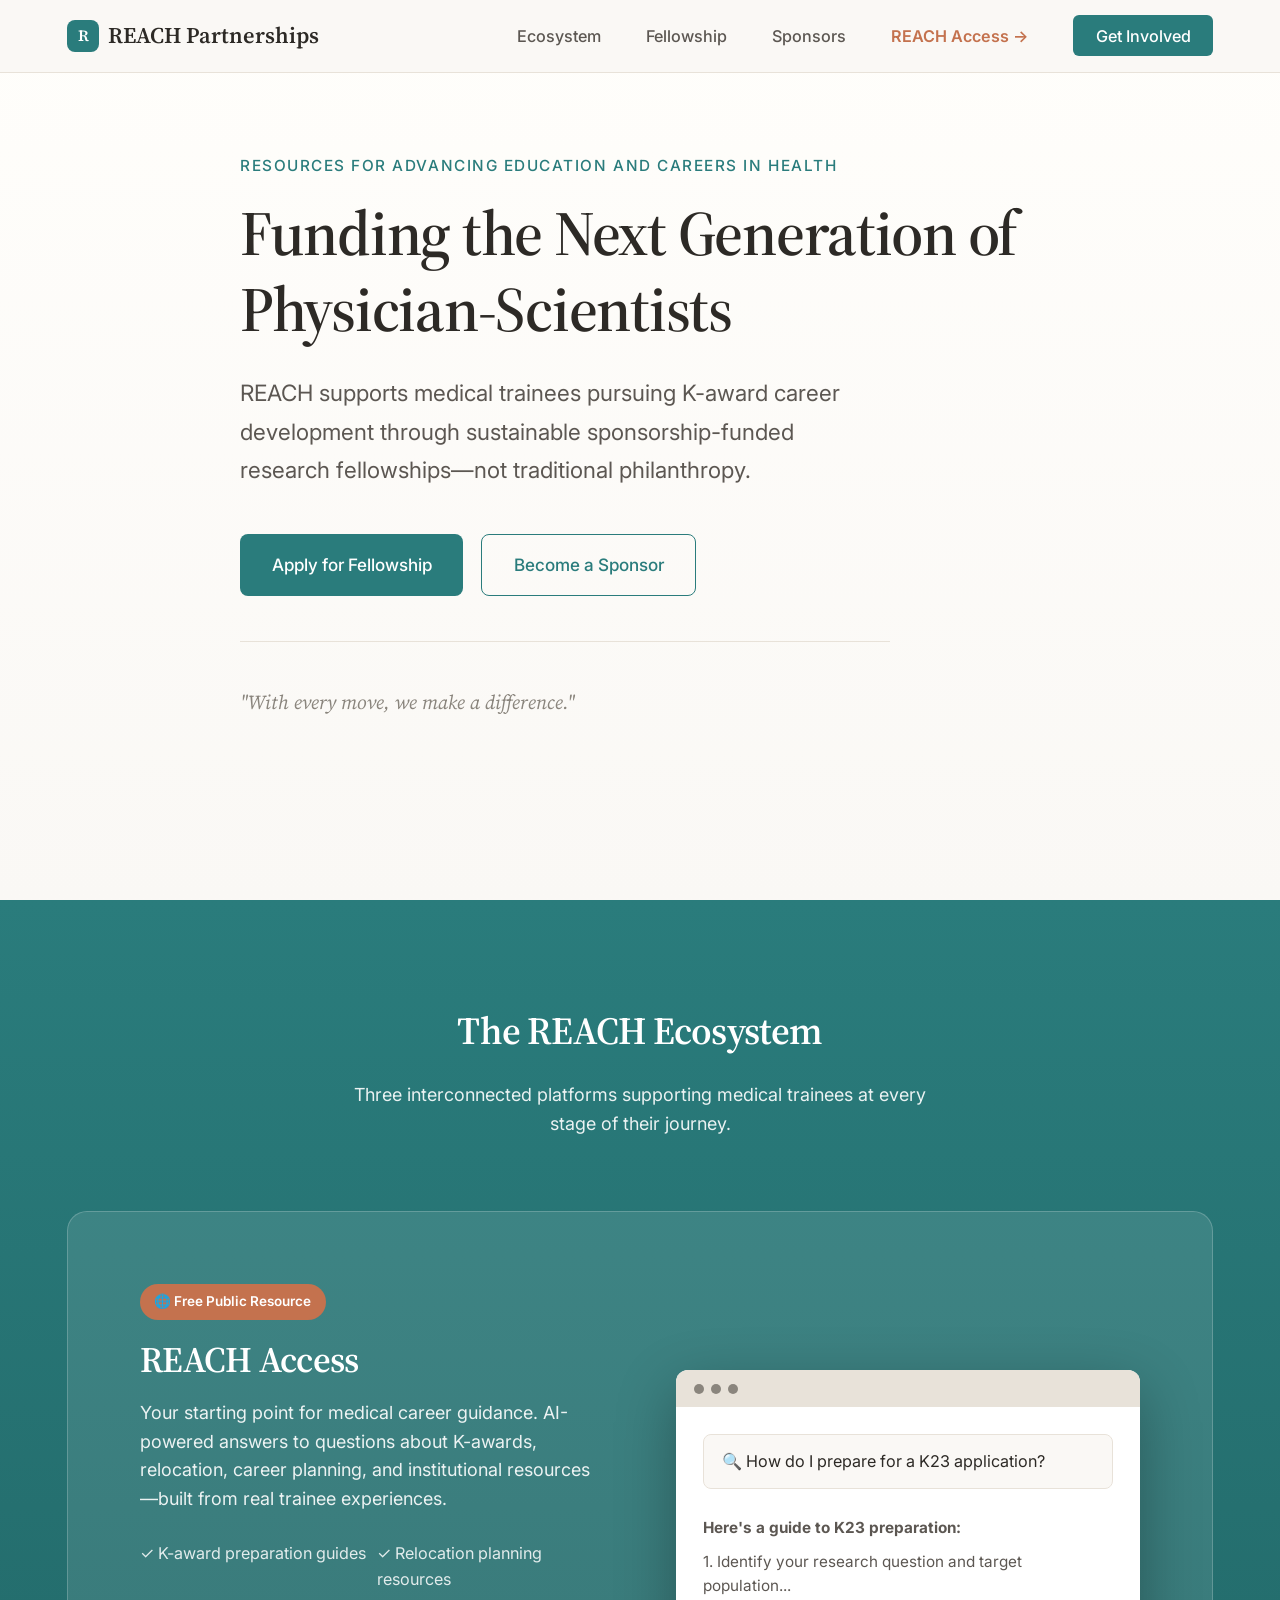
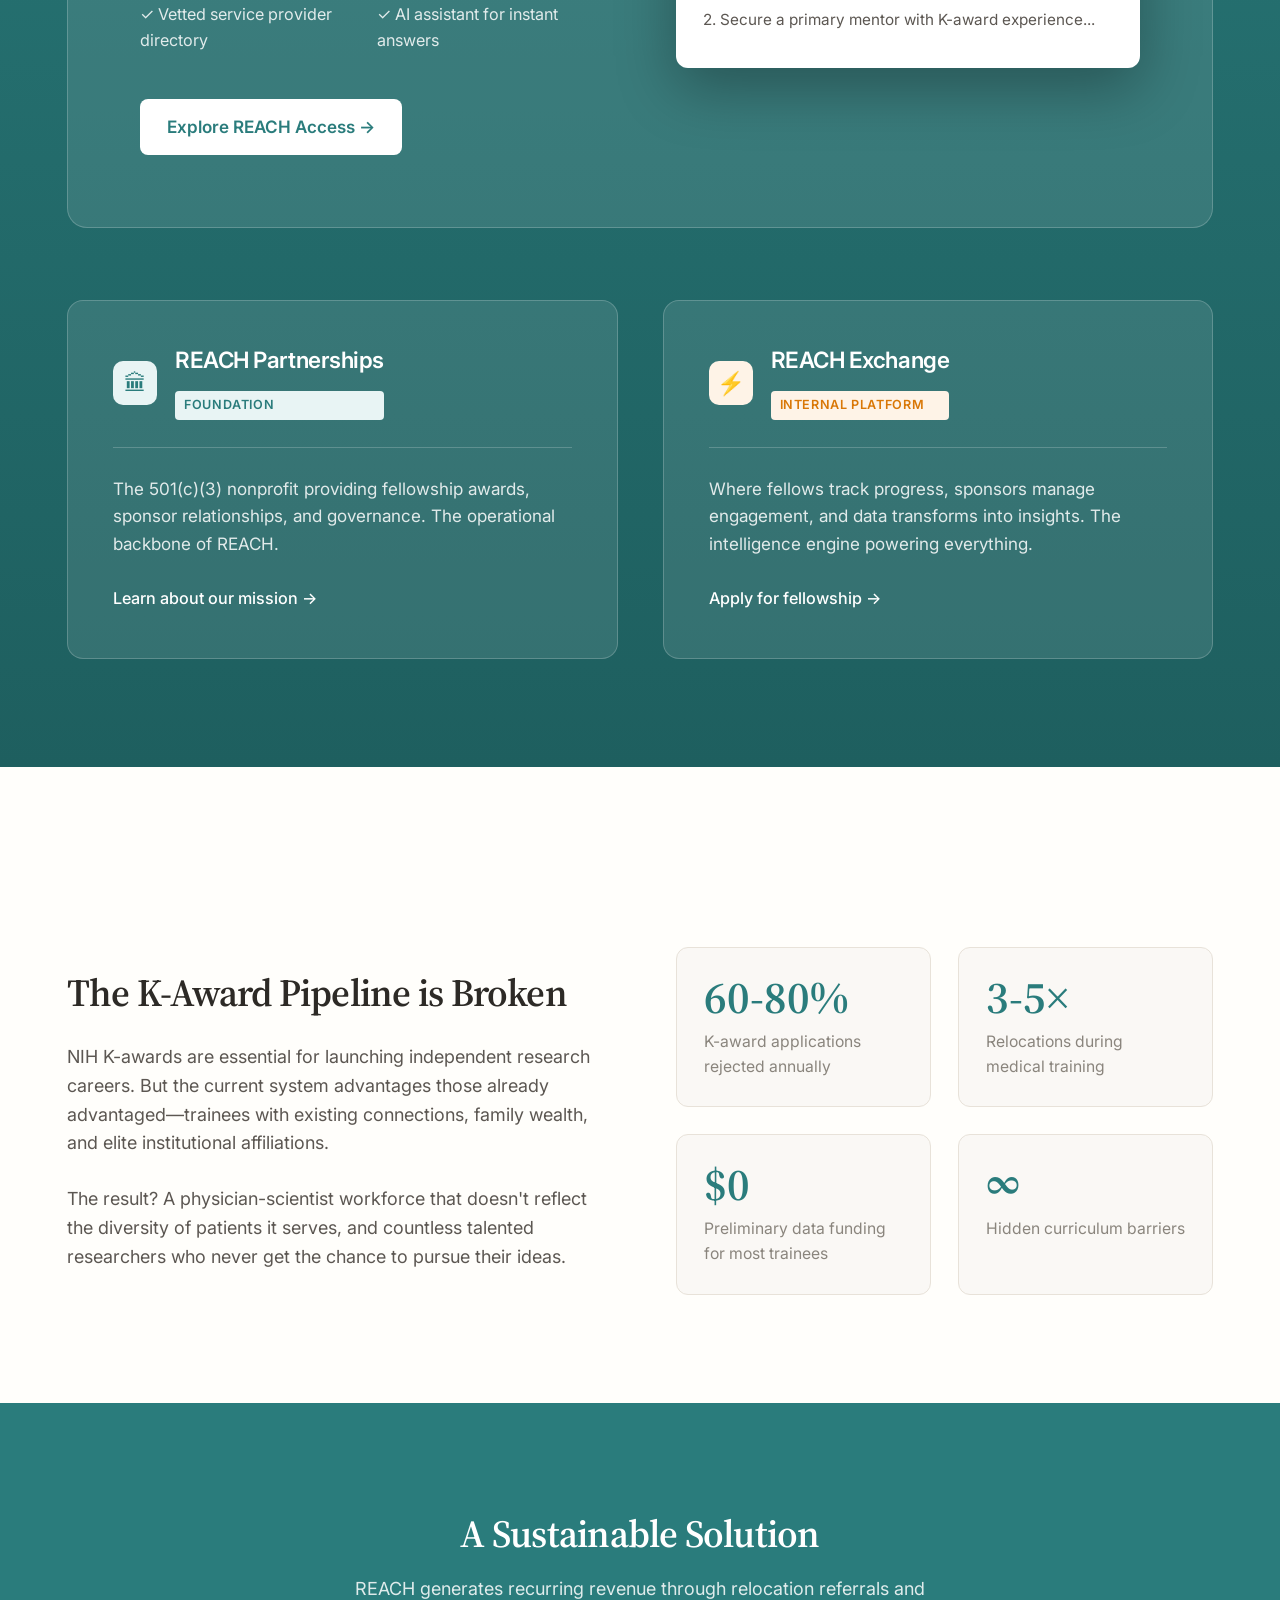
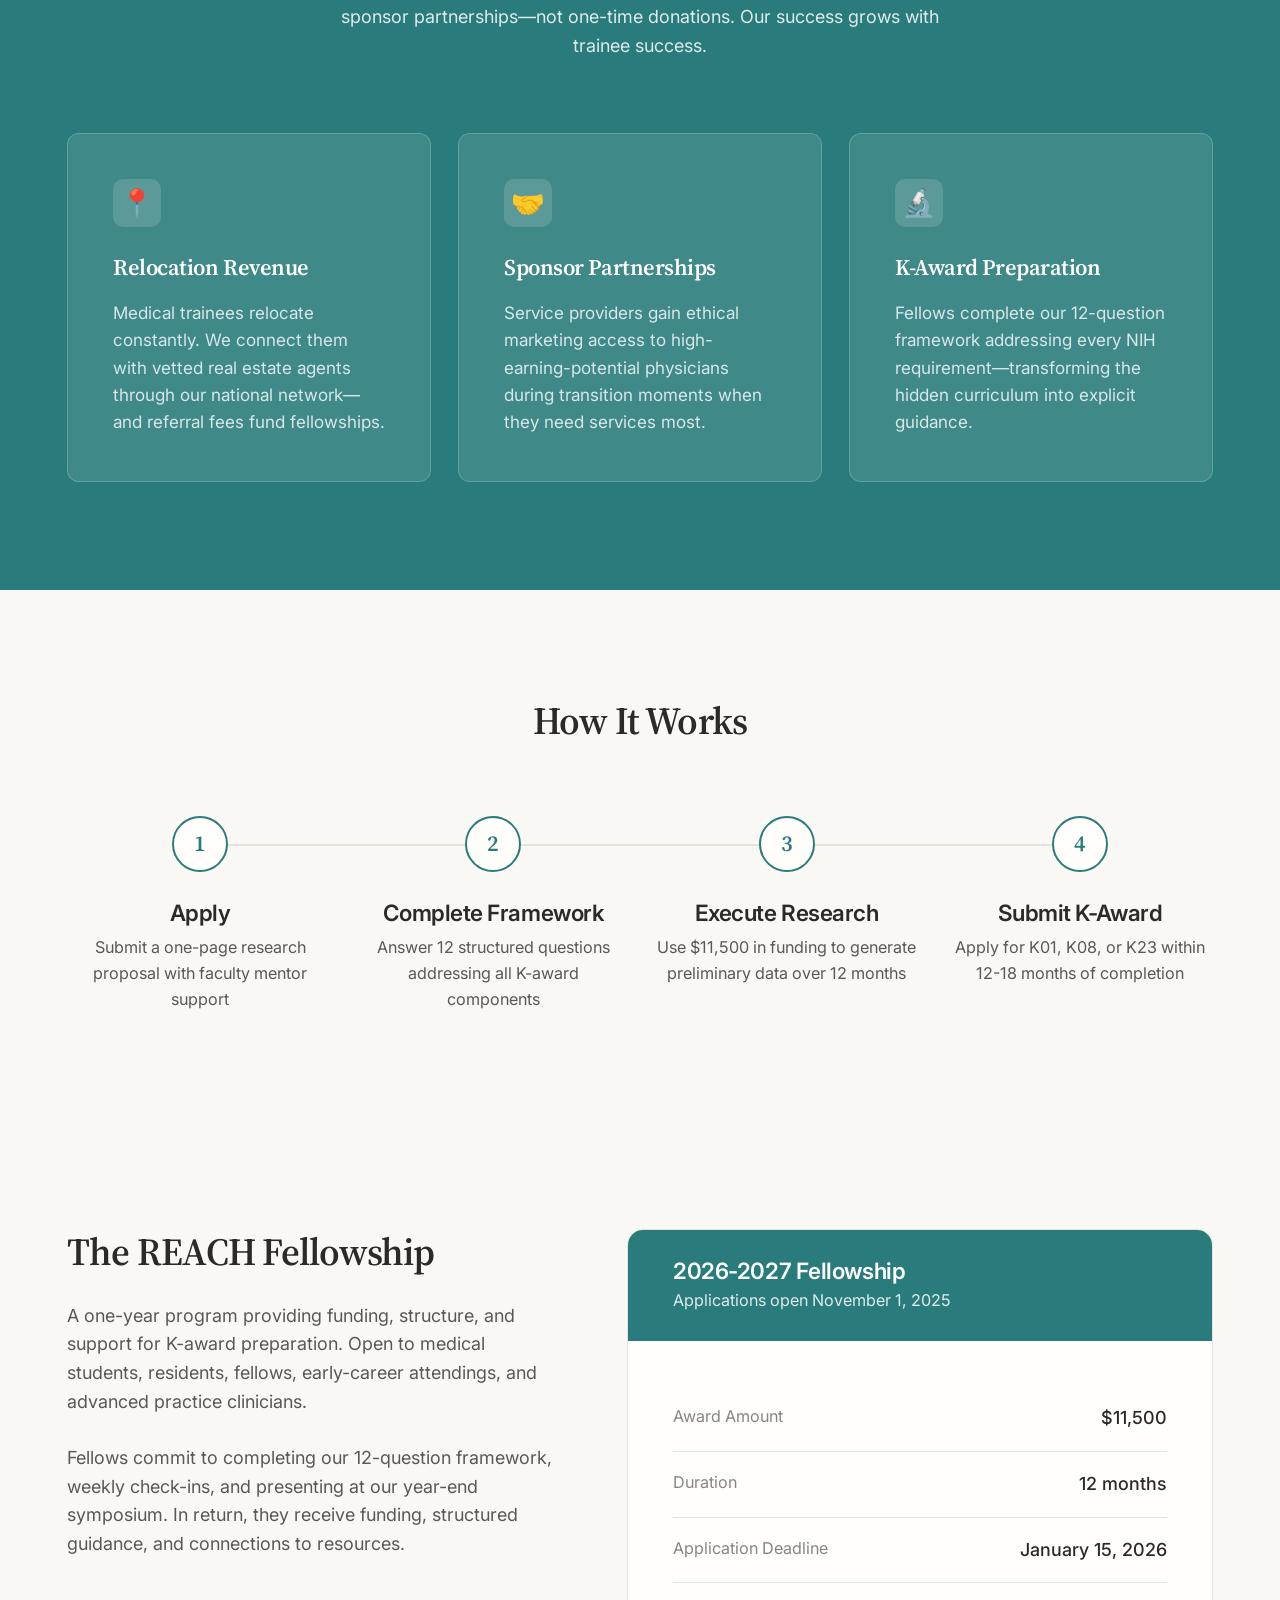
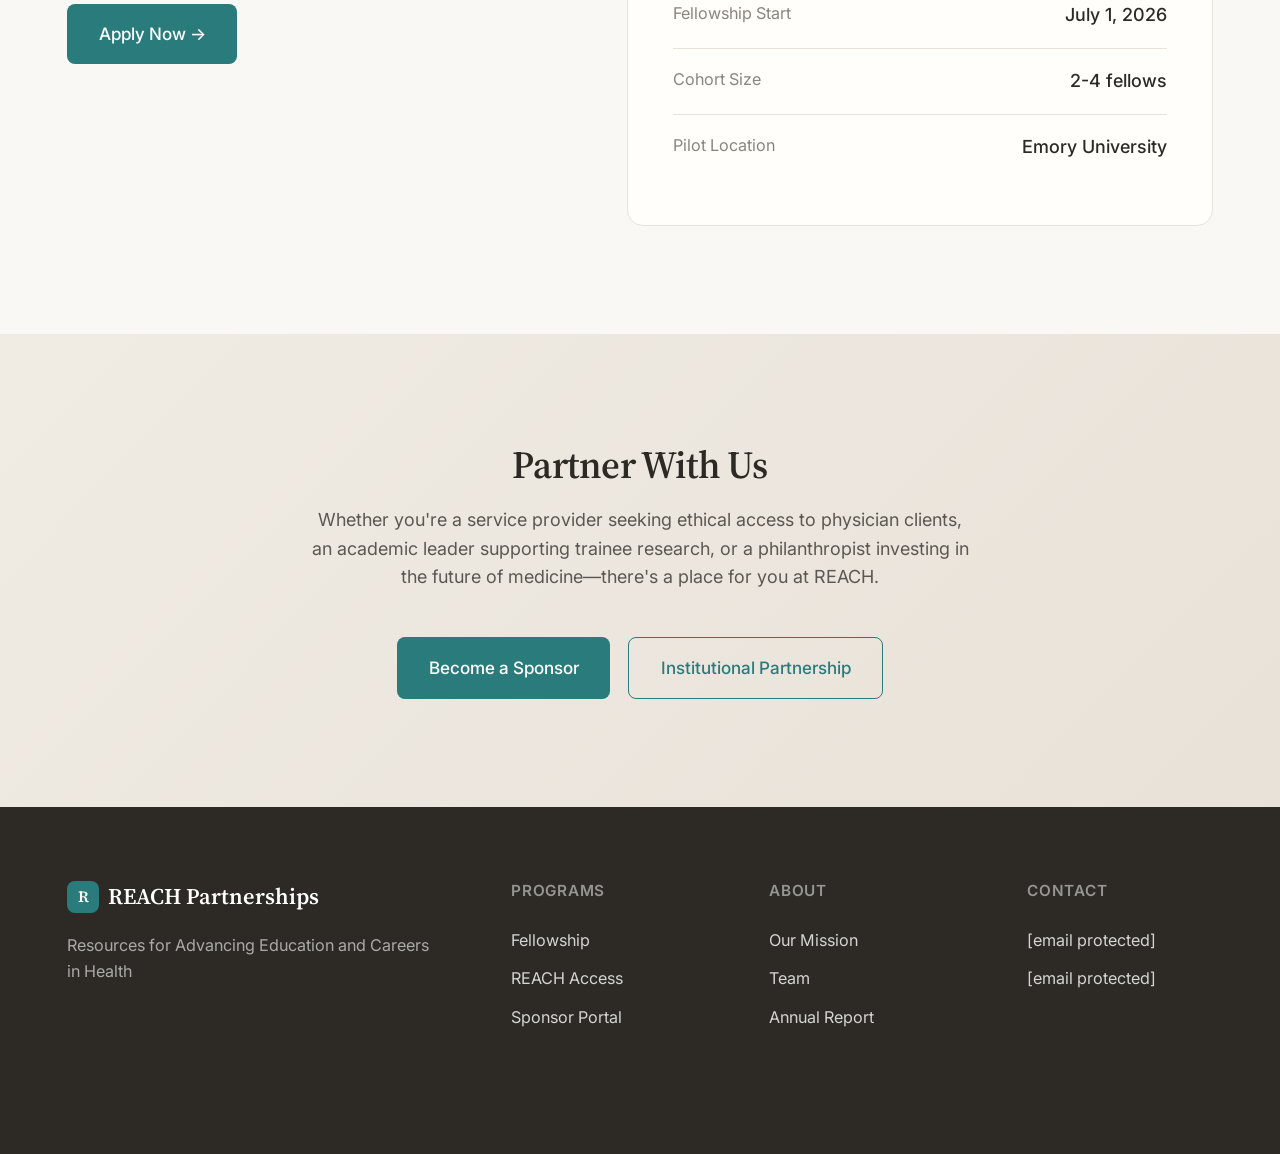
<file: index.html>
<!DOCTYPE html>
<html lang="en">
<head>
    <meta charset="UTF-8">
    <meta name="viewport" content="width=device-width, initial-scale=1.0">
    <title>REACH Partnerships Foundation</title>
    <link rel="preconnect" href="https://fonts.googleapis.com">
    <link rel="preconnect" href="https://fonts.gstatic.com" crossorigin>
    <link href="https://fonts.googleapis.com/css2?family=Source+Serif+4:opsz,wght@8..60,400;8..60,600&family=Inter:wght@400;500;600&display=swap" rel="stylesheet">
    <style>
        :root {
            --color-cream: #FAF8F5;
            --color-warm-white: #FFFEFB;
            --color-sand: #F0EBE3;
            --color-stone: #E8E2D9;
            --color-text: #2D2A26;
            --color-text-secondary: #5C5752;
            --color-text-muted: #8A857D;
            --color-teal: #2A7C7C;
            --color-teal-dark: #1E5F5F;
            --color-teal-light: #E8F4F4;
            --color-terracotta: #C4724E;
            --color-terracotta-light: #FAF0EC;
            
            --font-serif: 'Source Serif 4', Georgia, serif;
            --font-sans: 'Inter', -apple-system, BlinkMacSystemFont, sans-serif;
            
            --space-xs: 0.5rem;
            --space-sm: 1rem;
            --space-md: 1.5rem;
            --space-lg: 2.5rem;
            --space-xl: 4rem;
            --space-2xl: 6rem;
            
            --max-width: 1200px;
            --max-width-narrow: 720px;
        }
        
        * {
            margin: 0;
            padding: 0;
            box-sizing: border-box;
        }
        
        html {
            font-size: 18px;
            scroll-behavior: smooth;
        }
        
        body {
            font-family: var(--font-sans);
            font-weight: 400;
            line-height: 1.6;
            color: var(--color-text);
            background-color: var(--color-cream);
            -webkit-font-smoothing: antialiased;
        }
        
        /* Typography */
        h1, h2, h3 {
            font-family: var(--font-serif);
            font-weight: 600;
            line-height: 1.2;
            letter-spacing: -0.02em;
        }
        
        h1 {
            font-size: clamp(2.5rem, 5vw, 3.5rem);
            color: var(--color-text);
        }
        
        h2 {
            font-size: clamp(1.75rem, 3vw, 2.25rem);
            color: var(--color-text);
            margin-bottom: var(--space-md);
        }
        
        h3 {
            font-size: 1.25rem;
            color: var(--color-text);
            margin-bottom: var(--space-sm);
        }
        
        p {
            color: var(--color-text-secondary);
            max-width: 65ch;
        }
        
        /* Layout */
        .container {
            max-width: var(--max-width);
            margin: 0 auto;
            padding: 0 var(--space-md);
        }
        
        .container--narrow {
            max-width: var(--max-width-narrow);
        }
        
        section {
            padding: var(--space-2xl) 0;
        }
        
        /* Navigation */
        nav {
            position: fixed;
            top: 0;
            left: 0;
            right: 0;
            z-index: 100;
            background: rgba(250, 248, 245, 0.92);
            backdrop-filter: blur(12px);
            border-bottom: 1px solid var(--color-stone);
        }
        
        .nav-inner {
            display: flex;
            justify-content: space-between;
            align-items: center;
            padding: var(--space-sm) var(--space-md);
            max-width: var(--max-width);
            margin: 0 auto;
        }
        
        .logo {
            font-family: var(--font-serif);
            font-size: 1.25rem;
            font-weight: 600;
            color: var(--color-text);
            text-decoration: none;
            display: flex;
            align-items: center;
            gap: var(--space-xs);
        }
        
        .logo-mark {
            width: 32px;
            height: 32px;
            background: var(--color-teal);
            border-radius: 8px;
            display: flex;
            align-items: center;
            justify-content: center;
            color: white;
            font-size: 0.875rem;
            font-weight: 600;
        }
        
        .nav-links {
            display: flex;
            gap: var(--space-lg);
            list-style: none;
        }
        
        .nav-links a {
            font-size: 0.9rem;
            font-weight: 500;
            color: var(--color-text-secondary);
            text-decoration: none;
            transition: color 0.2s ease;
        }
        
        .nav-links a:hover {
            color: var(--color-teal);
        }
        
        .nav-cta {
            background: var(--color-teal);
            color: white !important;
            padding: 0.6rem 1.25rem;
            border-radius: 6px;
            transition: background 0.2s ease !important;
        }
        
        .nav-cta:hover {
            background: var(--color-teal-dark) !important;
        }
        
        .nav-access {
            color: var(--color-terracotta) !important;
            font-weight: 600 !important;
        }
        
        .nav-access:hover {
            color: var(--color-teal) !important;
        }
        
        /* Hero */
        .hero {
            min-height: 100vh;
            display: flex;
            align-items: center;
            padding-top: 80px;
            background: linear-gradient(180deg, var(--color-warm-white) 0%, var(--color-cream) 100%);
        }
        
        .hero-content {
            max-width: 800px;
        }
        
        .hero-eyebrow {
            font-size: 0.85rem;
            font-weight: 500;
            text-transform: uppercase;
            letter-spacing: 0.1em;
            color: var(--color-teal);
            margin-bottom: var(--space-sm);
        }
        
        .hero h1 {
            margin-bottom: var(--space-md);
        }
        
        .hero-subtitle {
            font-size: 1.25rem;
            line-height: 1.7;
            color: var(--color-text-secondary);
            margin-bottom: var(--space-lg);
            max-width: 600px;
        }
        
        .tagline {
            font-family: var(--font-serif);
            font-style: italic;
            font-size: 1.1rem;
            color: var(--color-text-muted);
            margin-top: var(--space-lg);
            padding-top: var(--space-lg);
            border-top: 1px solid var(--color-stone);
        }
        
        /* Buttons */
        .btn {
            display: inline-flex;
            align-items: center;
            gap: 0.5rem;
            padding: 0.9rem 1.75rem;
            font-family: var(--font-sans);
            font-size: 0.95rem;
            font-weight: 500;
            text-decoration: none;
            border-radius: 8px;
            transition: all 0.2s ease;
            cursor: pointer;
            border: none;
        }
        
        .btn--primary {
            background: var(--color-teal);
            color: white;
        }
        
        .btn--primary:hover {
            background: var(--color-teal-dark);
            transform: translateY(-1px);
        }
        
        .btn--secondary {
            background: transparent;
            color: var(--color-teal);
            border: 1.5px solid var(--color-teal);
        }
        
        .btn--secondary:hover {
            background: var(--color-teal-light);
        }
        
        .btn-group {
            display: flex;
            gap: var(--space-sm);
            flex-wrap: wrap;
        }
        
        /* Problem Section */
        .problem {
            background: var(--color-warm-white);
        }
        
        .problem-grid {
            display: grid;
            grid-template-columns: 1fr 1fr;
            gap: var(--space-xl);
            align-items: center;
            margin-top: var(--space-xl);
        }
        
        .problem-text h2 {
            margin-bottom: var(--space-md);
        }
        
        .problem-stats {
            display: grid;
            grid-template-columns: 1fr 1fr;
            gap: var(--space-md);
        }
        
        .stat-card {
            background: var(--color-cream);
            padding: var(--space-md);
            border-radius: 12px;
            border: 1px solid var(--color-stone);
        }
        
        .stat-number {
            font-family: var(--font-serif);
            font-size: 2.5rem;
            font-weight: 600;
            color: var(--color-teal);
            line-height: 1;
            margin-bottom: var(--space-xs);
        }
        
        .stat-label {
            font-size: 0.875rem;
            color: var(--color-text-muted);
        }
        
        /* Solution Section */
        .solution {
            background: var(--color-teal);
            color: white;
        }
        
        .solution h2 {
            color: white;
            text-align: center;
            margin-bottom: var(--space-sm);
        }
        
        .solution-intro {
            text-align: center;
            color: rgba(255,255,255,0.85);
            max-width: 600px;
            margin: 0 auto var(--space-xl);
        }
        
        .solution-cards {
            display: grid;
            grid-template-columns: repeat(3, 1fr);
            gap: var(--space-md);
        }
        
        .solution-card {
            background: rgba(255,255,255,0.1);
            border: 1px solid rgba(255,255,255,0.2);
            border-radius: 12px;
            padding: var(--space-lg);
            backdrop-filter: blur(8px);
        }
        
        .solution-card-icon {
            width: 48px;
            height: 48px;
            background: rgba(255,255,255,0.15);
            border-radius: 10px;
            display: flex;
            align-items: center;
            justify-content: center;
            margin-bottom: var(--space-md);
            font-size: 1.5rem;
        }
        
        .solution-card h3 {
            color: white;
            margin-bottom: var(--space-sm);
        }
        
        .solution-card p {
            color: rgba(255,255,255,0.8);
            font-size: 0.95rem;
        }
        
        /* How It Works */
        .how-it-works {
            background: var(--color-cream);
        }
        
        .how-it-works h2 {
            text-align: center;
            margin-bottom: var(--space-xl);
        }
        
        .process-steps {
            display: grid;
            grid-template-columns: repeat(4, 1fr);
            gap: var(--space-md);
            position: relative;
        }
        
        .process-steps::before {
            content: '';
            position: absolute;
            top: 28px;
            left: 12.5%;
            right: 12.5%;
            height: 2px;
            background: var(--color-stone);
            z-index: 0;
        }
        
        .step {
            text-align: center;
            position: relative;
            z-index: 1;
        }
        
        .step-number {
            width: 56px;
            height: 56px;
            background: var(--color-warm-white);
            border: 2px solid var(--color-teal);
            border-radius: 50%;
            display: flex;
            align-items: center;
            justify-content: center;
            margin: 0 auto var(--space-md);
            font-family: var(--font-serif);
            font-size: 1.25rem;
            font-weight: 600;
            color: var(--color-teal);
        }
        
        .step h3 {
            font-family: var(--font-sans);
            font-weight: 600;
            margin-bottom: var(--space-xs);
        }
        
        .step p {
            font-size: 0.9rem;
            margin: 0 auto;
        }
        
        /* Ecosystem Hero Section */
        .ecosystem-hero {
            background: linear-gradient(180deg, var(--color-teal) 0%, var(--color-teal-dark) 100%);
            color: white;
            padding: var(--space-2xl) 0;
        }
        
        .ecosystem-hero h2 {
            color: white;
            text-align: center;
        }
        
        .ecosystem-hero .ecosystem-intro {
            text-align: center;
            color: rgba(255,255,255,0.9);
            max-width: 600px;
            margin: 0 auto var(--space-xl);
        }
        
        /* REACH Access Feature */
        .access-feature {
            display: grid;
            grid-template-columns: 1fr 1fr;
            gap: var(--space-xl);
            background: rgba(255,255,255,0.1);
            border: 1px solid rgba(255,255,255,0.2);
            border-radius: 20px;
            padding: var(--space-xl);
            margin-bottom: var(--space-xl);
            align-items: center;
        }
        
        .access-feature-badge {
            display: inline-block;
            background: var(--color-terracotta);
            color: white;
            font-size: 0.75rem;
            font-weight: 600;
            padding: 0.4rem 0.8rem;
            border-radius: 20px;
            margin-bottom: var(--space-sm);
        }
        
        .access-feature h3 {
            font-family: var(--font-serif);
            font-size: 2rem;
            color: white;
            margin-bottom: var(--space-sm);
        }
        
        .access-feature p {
            color: rgba(255,255,255,0.9);
            margin-bottom: var(--space-md);
            max-width: none;
        }
        
        .access-highlights {
            list-style: none;
            display: grid;
            grid-template-columns: 1fr 1fr;
            gap: 0.5rem;
            margin-bottom: var(--space-lg);
        }
        
        .access-highlights li {
            font-size: 0.9rem;
            color: rgba(255,255,255,0.85);
        }
        
        .btn--access {
            background: white;
            color: var(--color-teal) !important;
            padding: 0.8rem 1.5rem;
            border-radius: 8px;
            font-weight: 600;
            text-decoration: none;
            display: inline-block;
            transition: all 0.2s ease;
        }
        
        .btn--access:hover {
            background: var(--color-cream);
            transform: translateY(-2px);
        }
        
        /* Mockup visual */
        .access-mockup {
            background: white;
            border-radius: 12px;
            overflow: hidden;
            box-shadow: 0 20px 60px rgba(0,0,0,0.3);
        }
        
        .mockup-header {
            background: var(--color-stone);
            padding: 0.75rem 1rem;
            display: flex;
            gap: 0.4rem;
        }
        
        .mockup-dot {
            width: 10px;
            height: 10px;
            border-radius: 50%;
            background: var(--color-text-muted);
        }
        
        .mockup-content {
            padding: var(--space-md);
        }
        
        .mockup-search {
            background: var(--color-cream);
            border: 1px solid var(--color-stone);
            border-radius: 8px;
            padding: 0.75rem 1rem;
            font-size: 0.9rem;
            color: var(--color-text);
            margin-bottom: var(--space-md);
        }
        
        .mockup-response {
            font-size: 0.85rem;
            color: var(--color-text-secondary);
        }
        
        .mockup-response p {
            margin-bottom: 0.5rem;
            color: var(--color-text-secondary);
        }
        
        /* Ecosystem grid in hero */
        .ecosystem-hero .ecosystem-grid {
            display: grid;
            grid-template-columns: 1fr 1fr;
            gap: var(--space-lg);
        }
        
        .ecosystem-hero .eco-card {
            background: rgba(255,255,255,0.1);
            border: 1px solid rgba(255,255,255,0.2);
        }
        
        .ecosystem-hero .eco-card h3 {
            color: white;
        }
        
        .ecosystem-hero .eco-badge {
            background: rgba(255,255,255,0.2);
            color: white;
        }
        
        .eco-description {
            color: rgba(255,255,255,0.85);
            font-size: 0.95rem;
            margin-bottom: var(--space-md);
            max-width: none;
        }
        
        .eco-link {
            color: white;
            font-weight: 500;
            text-decoration: none;
            font-size: 0.9rem;
        }
        
        .eco-link:hover {
            text-decoration: underline;
        }
        
        .ecosystem-hero .eco-icon {
            background: rgba(255,255,255,0.2);
        }
        
        .ecosystem-hero .eco-card-header {
            border-bottom-color: rgba(255,255,255,0.2);
        }
        
        /* Original Ecosystem */
        .ecosystem {
            background: var(--color-warm-white);
        }
        
        .ecosystem h2 {
            text-align: center;
            margin-bottom: var(--space-sm);
        }
        
        .ecosystem-intro {
            text-align: center;
            max-width: 600px;
            margin: 0 auto var(--space-xl);
        }
        
        .ecosystem-grid {
            display: grid;
            grid-template-columns: repeat(3, 1fr);
            gap: var(--space-md);
        }
        
        .eco-card {
            background: var(--color-cream);
            border: 1px solid var(--color-stone);
            border-radius: 16px;
            padding: var(--space-lg);
            transition: all 0.3s ease;
        }
        
        .eco-card:hover {
            transform: translateY(-4px);
            box-shadow: 0 12px 40px rgba(0,0,0,0.08);
        }
        
        .eco-card-header {
            display: flex;
            align-items: center;
            gap: var(--space-sm);
            margin-bottom: var(--space-md);
            padding-bottom: var(--space-md);
            border-bottom: 1px solid var(--color-stone);
        }
        
        .eco-icon {
            width: 44px;
            height: 44px;
            border-radius: 10px;
            display: flex;
            align-items: center;
            justify-content: center;
            font-size: 1.25rem;
        }
        
        .eco-card--foundation .eco-icon {
            background: var(--color-teal-light);
            color: var(--color-teal);
        }
        
        .eco-card--exchange .eco-icon {
            background: #FEF3E7;
            color: #D97706;
        }
        
        .eco-card--access .eco-icon {
            background: var(--color-terracotta-light);
            color: var(--color-terracotta);
        }
        
        .eco-card h3 {
            font-family: var(--font-sans);
            font-weight: 600;
        }
        
        .eco-badge {
            font-size: 0.7rem;
            font-weight: 600;
            text-transform: uppercase;
            letter-spacing: 0.05em;
            padding: 0.25rem 0.5rem;
            border-radius: 4px;
            margin-top: 0.25rem;
        }
        
        .eco-card--foundation .eco-badge {
            background: var(--color-teal-light);
            color: var(--color-teal);
        }
        
        .eco-card--exchange .eco-badge {
            background: #FEF3E7;
            color: #D97706;
        }
        
        .eco-card--access .eco-badge {
            background: var(--color-terracotta-light);
            color: var(--color-terracotta);
        }
        
        .eco-features {
            list-style: none;
        }
        
        .eco-features li {
            font-size: 0.9rem;
            color: var(--color-text-secondary);
            padding: 0.5rem 0;
            border-bottom: 1px solid var(--color-stone);
            display: flex;
            align-items: flex-start;
            gap: 0.5rem;
        }
        
        .eco-features li:last-child {
            border-bottom: none;
        }
        
        .eco-features .check {
            color: var(--color-teal);
            flex-shrink: 0;
            margin-top: 0.15rem;
        }
        
        /* Fellowship Section */
        .fellowship {
            background: var(--color-cream);
        }
        
        .fellowship-grid {
            display: grid;
            grid-template-columns: 1fr 1.2fr;
            gap: var(--space-xl);
            align-items: start;
        }
        
        .fellowship-info h2 {
            margin-bottom: var(--space-md);
        }
        
        .fellowship-details {
            background: var(--color-warm-white);
            border: 1px solid var(--color-stone);
            border-radius: 16px;
            overflow: hidden;
        }
        
        .fellowship-header {
            background: var(--color-teal);
            color: white;
            padding: var(--space-md) var(--space-lg);
        }
        
        .fellowship-header h3 {
            color: white;
            font-family: var(--font-sans);
            margin-bottom: 0.25rem;
        }
        
        .fellowship-header p {
            color: rgba(255,255,255,0.85);
            font-size: 0.9rem;
        }
        
        .fellowship-body {
            padding: var(--space-lg);
        }
        
        .fellowship-row {
            display: flex;
            justify-content: space-between;
            padding: var(--space-sm) 0;
            border-bottom: 1px solid var(--color-stone);
        }
        
        .fellowship-row:last-child {
            border-bottom: none;
        }
        
        .fellowship-label {
            font-size: 0.9rem;
            color: var(--color-text-muted);
        }
        
        .fellowship-value {
            font-weight: 500;
            color: var(--color-text);
        }
        
        /* CTA Section */
        .cta {
            background: linear-gradient(135deg, var(--color-sand) 0%, var(--color-stone) 100%);
            text-align: center;
        }
        
        .cta h2 {
            margin-bottom: var(--space-sm);
        }
        
        .cta p {
            margin: 0 auto var(--space-lg);
        }
        
        .cta .btn-group {
            justify-content: center;
        }
        
        /* Footer */
        footer {
            background: var(--color-text);
            color: white;
            padding: var(--space-xl) 0 var(--space-lg);
        }
        
        .footer-grid {
            display: grid;
            grid-template-columns: 2fr 1fr 1fr 1fr;
            gap: var(--space-xl);
            margin-bottom: var(--space-xl);
        }
        
        .footer-brand .logo {
            color: white;
            margin-bottom: var(--space-sm);
        }
        
        .footer-brand .logo-mark {
            background: var(--color-teal);
        }
        
        .footer-brand p {
            color: rgba(255,255,255,0.6);
            font-size: 0.9rem;
        }
        
        .footer-col h4 {
            font-family: var(--font-sans);
            font-size: 0.85rem;
            font-weight: 600;
            text-transform: uppercase;
            letter-spacing: 0.05em;
            color: rgba(255,255,255,0.5);
            margin-bottom: var(--space-sm);
        }
        
        .footer-col ul {
            list-style: none;
        }
        
        .footer-col a {
            color: rgba(255,255,255,0.8);
            text-decoration: none;
            font-size: 0.9rem;
            display: block;
            padding: 0.35rem 0;
            transition: color 0.2s ease;
        }
        
        .footer-col a:hover {
            color: white;
        }
        
        .footer-bottom {
            padding-top: var(--space-lg);
            border-top: 1px solid rgba(255,255,255,0.1);
            display: flex;
            justify-content: space-between;
            align-items: center;
            font-size: 0.85rem;
            color: rgba(255,255,255,0.5);
        }
        
        /* Responsive */
        @media (max-width: 1024px) {
            .problem-grid,
            .fellowship-grid {
                grid-template-columns: 1fr;
                gap: var(--space-lg);
            }
            
            .solution-cards,
            .ecosystem-grid {
                grid-template-columns: 1fr;
            }
            
            .access-feature {
                grid-template-columns: 1fr;
            }
            
            .access-feature-visual {
                order: -1;
            }
            
            .ecosystem-hero .ecosystem-grid {
                grid-template-columns: 1fr;
            }
            
            .process-steps {
                grid-template-columns: 1fr 1fr;
                gap: var(--space-lg);
            }
            
            .process-steps::before {
                display: none;
            }
            
            .footer-grid {
                grid-template-columns: 1fr 1fr;
            }
        }
        
        @media (max-width: 768px) {
            html {
                font-size: 16px;
            }
            
            .nav-links {
                display: none;
            }
            
            .access-highlights {
                grid-template-columns: 1fr;
            }
            
            .process-steps {
                grid-template-columns: 1fr;
            }
            
            .problem-stats {
                grid-template-columns: 1fr;
            }
            
            .footer-grid {
                grid-template-columns: 1fr;
                gap: var(--space-lg);
            }
            
            .footer-bottom {
                flex-direction: column;
                gap: var(--space-sm);
                text-align: center;
            }
        }
    </style>
</head>
<body>
    <nav>
        <div class="nav-inner">
            <a href="#" class="logo">
                <span class="logo-mark">R</span>
                REACH Partnerships
            </a>
            <ul class="nav-links">
                <li><a href="#ecosystem">Ecosystem</a></li>
                <li><a href="#fellowship">Fellowship</a></li>
                <li><a href="#sponsors">Sponsors</a></li>
                <li><a href="https://access.reachpartnerships.org" class="nav-access">REACH Access →</a></li>
                <li><a href="#contact" class="nav-cta">Get Involved</a></li>
            </ul>
        </div>
    </nav>

    <section class="hero">
        <div class="container">
            <div class="hero-content">
                <p class="hero-eyebrow">Resources for Advancing Education and Careers in Health</p>
                <h1>Funding the Next Generation of Physician-Scientists</h1>
                <p class="hero-subtitle">
                    REACH supports medical trainees pursuing K-award career development through sustainable sponsorship-funded research fellowships—not traditional philanthropy.
                </p>
                <div class="btn-group">
                    <a href="#fellowship" class="btn btn--primary">Apply for Fellowship</a>
                    <a href="#sponsors" class="btn btn--secondary">Become a Sponsor</a>
                </div>
                <p class="tagline">"With every move, we make a difference."</p>
            </div>
        </div>
    </section>

    <!-- REACH Ecosystem - Prominent placement -->
    <section class="ecosystem-hero" id="ecosystem">
        <div class="container">
            <h2>The REACH Ecosystem</h2>
            <p class="ecosystem-intro">
                Three interconnected platforms supporting medical trainees at every stage of their journey.
            </p>
            
            <!-- Featured: REACH Access -->
            <div class="access-feature">
                <div class="access-feature-content">
                    <div class="access-feature-badge">🌐 Free Public Resource</div>
                    <h3>REACH Access</h3>
                    <p>
                        Your starting point for medical career guidance. AI-powered answers to questions about K-awards, relocation, career planning, and institutional resources—built from real trainee experiences.
                    </p>
                    <ul class="access-highlights">
                        <li>✓ K-award preparation guides</li>
                        <li>✓ Relocation planning resources</li>
                        <li>✓ Vetted service provider directory</li>
                        <li>✓ AI assistant for instant answers</li>
                    </ul>
                    <a href="https://access.reachpartnerships.org" class="btn btn--access">Explore REACH Access →</a>
                </div>
                <div class="access-feature-visual">
                    <div class="access-mockup">
                        <div class="mockup-header">
                            <span class="mockup-dot"></span>
                            <span class="mockup-dot"></span>
                            <span class="mockup-dot"></span>
                        </div>
                        <div class="mockup-content">
                            <div class="mockup-search">
                                <span>🔍</span> How do I prepare for a K23 application?
                            </div>
                            <div class="mockup-response">
                                <p><strong>Here's a guide to K23 preparation:</strong></p>
                                <p>1. Identify your research question and target population...</p>
                                <p>2. Secure a primary mentor with K-award experience...</p>
                            </div>
                        </div>
                    </div>
                </div>
            </div>
            
            <!-- Other platforms -->
            <div class="ecosystem-grid">
                <div class="eco-card eco-card--foundation">
                    <div class="eco-card-header">
                        <div class="eco-icon">🏛</div>
                        <div>
                            <h3>REACH Partnerships</h3>
                            <div class="eco-badge">Foundation</div>
                        </div>
                    </div>
                    <p class="eco-description">
                        The 501(c)(3) nonprofit providing fellowship awards, sponsor relationships, and governance. The operational backbone of REACH.
                    </p>
                    <a href="#about" class="eco-link">Learn about our mission →</a>
                </div>
                <div class="eco-card eco-card--exchange">
                    <div class="eco-card-header">
                        <div class="eco-icon">⚡</div>
                        <div>
                            <h3>REACH Exchange</h3>
                            <div class="eco-badge">Internal Platform</div>
                        </div>
                    </div>
                    <p class="eco-description">
                        Where fellows track progress, sponsors manage engagement, and data transforms into insights. The intelligence engine powering everything.
                    </p>
                    <a href="#fellowship" class="eco-link">Apply for fellowship →</a>
                </div>
            </div>
        </div>
    </section>

    <section class="problem" id="about">
        <div class="container">
            <div class="problem-grid">
                <div class="problem-text">
                    <h2>The K-Award Pipeline is Broken</h2>
                    <p style="margin-bottom: var(--space-md);">
                        NIH K-awards are essential for launching independent research careers. But the current system advantages those already advantaged—trainees with existing connections, family wealth, and elite institutional affiliations.
                    </p>
                    <p>
                        The result? A physician-scientist workforce that doesn't reflect the diversity of patients it serves, and countless talented researchers who never get the chance to pursue their ideas.
                    </p>
                </div>
                <div class="problem-stats">
                    <div class="stat-card">
                        <div class="stat-number">60-80%</div>
                        <div class="stat-label">K-award applications rejected annually</div>
                    </div>
                    <div class="stat-card">
                        <div class="stat-number">3-5×</div>
                        <div class="stat-label">Relocations during medical training</div>
                    </div>
                    <div class="stat-card">
                        <div class="stat-number">$0</div>
                        <div class="stat-label">Preliminary data funding for most trainees</div>
                    </div>
                    <div class="stat-card">
                        <div class="stat-number">∞</div>
                        <div class="stat-label">Hidden curriculum barriers</div>
                    </div>
                </div>
            </div>
        </div>
    </section>

    <section class="solution">
        <div class="container">
            <h2>A Sustainable Solution</h2>
            <p class="solution-intro">
                REACH generates recurring revenue through relocation referrals and sponsor partnerships—not one-time donations. Our success grows with trainee success.
            </p>
            <div class="solution-cards">
                <div class="solution-card">
                    <div class="solution-card-icon">📍</div>
                    <h3>Relocation Revenue</h3>
                    <p>
                        Medical trainees relocate constantly. We connect them with vetted real estate agents through our national network—and referral fees fund fellowships.
                    </p>
                </div>
                <div class="solution-card">
                    <div class="solution-card-icon">🤝</div>
                    <h3>Sponsor Partnerships</h3>
                    <p>
                        Service providers gain ethical marketing access to high-earning-potential physicians during transition moments when they need services most.
                    </p>
                </div>
                <div class="solution-card">
                    <div class="solution-card-icon">🔬</div>
                    <h3>K-Award Preparation</h3>
                    <p>
                        Fellows complete our 12-question framework addressing every NIH requirement—transforming the hidden curriculum into explicit guidance.
                    </p>
                </div>
            </div>
        </div>
    </section>

    <section class="how-it-works">
        <div class="container">
            <h2>How It Works</h2>
            <div class="process-steps">
                <div class="step">
                    <div class="step-number">1</div>
                    <h3>Apply</h3>
                    <p>Submit a one-page research proposal with faculty mentor support</p>
                </div>
                <div class="step">
                    <div class="step-number">2</div>
                    <h3>Complete Framework</h3>
                    <p>Answer 12 structured questions addressing all K-award components</p>
                </div>
                <div class="step">
                    <div class="step-number">3</div>
                    <h3>Execute Research</h3>
                    <p>Use $11,500 in funding to generate preliminary data over 12 months</p>
                </div>
                <div class="step">
                    <div class="step-number">4</div>
                    <h3>Submit K-Award</h3>
                    <p>Apply for K01, K08, or K23 within 12-18 months of completion</p>
                </div>
            </div>
        </div>
    </section>

    <section class="fellowship" id="fellowship">
        <div class="container">
            <div class="fellowship-grid">
                <div class="fellowship-info">
                    <h2>The REACH Fellowship</h2>
                    <p style="margin-bottom: var(--space-md);">
                        A one-year program providing funding, structure, and support for K-award preparation. Open to medical students, residents, fellows, early-career attendings, and advanced practice clinicians.
                    </p>
                    <p style="margin-bottom: var(--space-lg);">
                        Fellows commit to completing our 12-question framework, weekly check-ins, and presenting at our year-end symposium. In return, they receive funding, structured guidance, and connections to resources.
                    </p>
                    <a href="#" class="btn btn--primary">Apply Now →</a>
                </div>
                <div class="fellowship-details">
                    <div class="fellowship-header">
                        <h3>2026-2027 Fellowship</h3>
                        <p>Applications open November 1, 2025</p>
                    </div>
                    <div class="fellowship-body">
                        <div class="fellowship-row">
                            <span class="fellowship-label">Award Amount</span>
                            <span class="fellowship-value">$11,500</span>
                        </div>
                        <div class="fellowship-row">
                            <span class="fellowship-label">Duration</span>
                            <span class="fellowship-value">12 months</span>
                        </div>
                        <div class="fellowship-row">
                            <span class="fellowship-label">Application Deadline</span>
                            <span class="fellowship-value">January 15, 2026</span>
                        </div>
                        <div class="fellowship-row">
                            <span class="fellowship-label">Fellowship Start</span>
                            <span class="fellowship-value">July 1, 2026</span>
                        </div>
                        <div class="fellowship-row">
                            <span class="fellowship-label">Cohort Size</span>
                            <span class="fellowship-value">2-4 fellows</span>
                        </div>
                        <div class="fellowship-row">
                            <span class="fellowship-label">Pilot Location</span>
                            <span class="fellowship-value">Emory University</span>
                        </div>
                    </div>
                </div>
            </div>
        </div>
    </section>

    <section class="cta" id="sponsors">
        <div class="container container--narrow">
            <h2>Partner With Us</h2>
            <p>
                Whether you're a service provider seeking ethical access to physician clients, an academic leader supporting trainee research, or a philanthropist investing in the future of medicine—there's a place for you at REACH.
            </p>
            <div class="btn-group">
                <a href="#" class="btn btn--primary">Become a Sponsor</a>
                <a href="#" class="btn btn--secondary">Institutional Partnership</a>
            </div>
        </div>
    </section>

    <footer id="contact">
        <div class="container">
            <div class="footer-grid">
                <div class="footer-brand">
                    <a href="#" class="logo">
                        <span class="logo-mark">R</span>
                        REACH Partnerships
                    </a>
                    <p>Resources for Advancing Education and Careers in Health</p>
                </div>
                <div class="footer-col">
                    <h4>Programs</h4>
                    <ul>
                        <li><a href="#">Fellowship</a></li>
                        <li><a href="#">REACH Access</a></li>
                        <li><a href="#">Sponsor Portal</a></li>
                    </ul>
                </div>
                <div class="footer-col">
                    <h4>About</h4>
                    <ul>
                        <li><a href="#">Our Mission</a></li>
                        <li><a href="#">Team</a></li>
                        <li><a href="#">Annual Report</a></li>
                    </ul>
                </div>
                <div class="footer-col">
                    <h4>Contact</h4>
                    <ul>
                        <li><a href="/cdn-cgi/l/email-protection#325b5c545d72405753515a425340465c5740415a5b42411c5d4055"><span class="__cf_email__" data-cfemail="e980878f86a99b8c888a8199889b9d878c9b9a8180999ac7869b8e">[email&#160;protected]</span></a></li>
                        <li><a href="/cdn-cgi/l/email-protection#7711121b1b1800041f1e070437051216141f07160503191205041f1e070459180510"><span class="__cf_email__" data-cfemail="a9cfccc5c5c6dedac1c0d9dae9dbccc8cac1d9c8dbddc7ccdbdac1c0d9da87c6dbce">[email&#160;protected]</span></a></li>
                        <li><a href="/cdn-cgi/l/email-protection#c9bab9a6a7baa6bbba89bbaca8aaa1b9a8
</file>
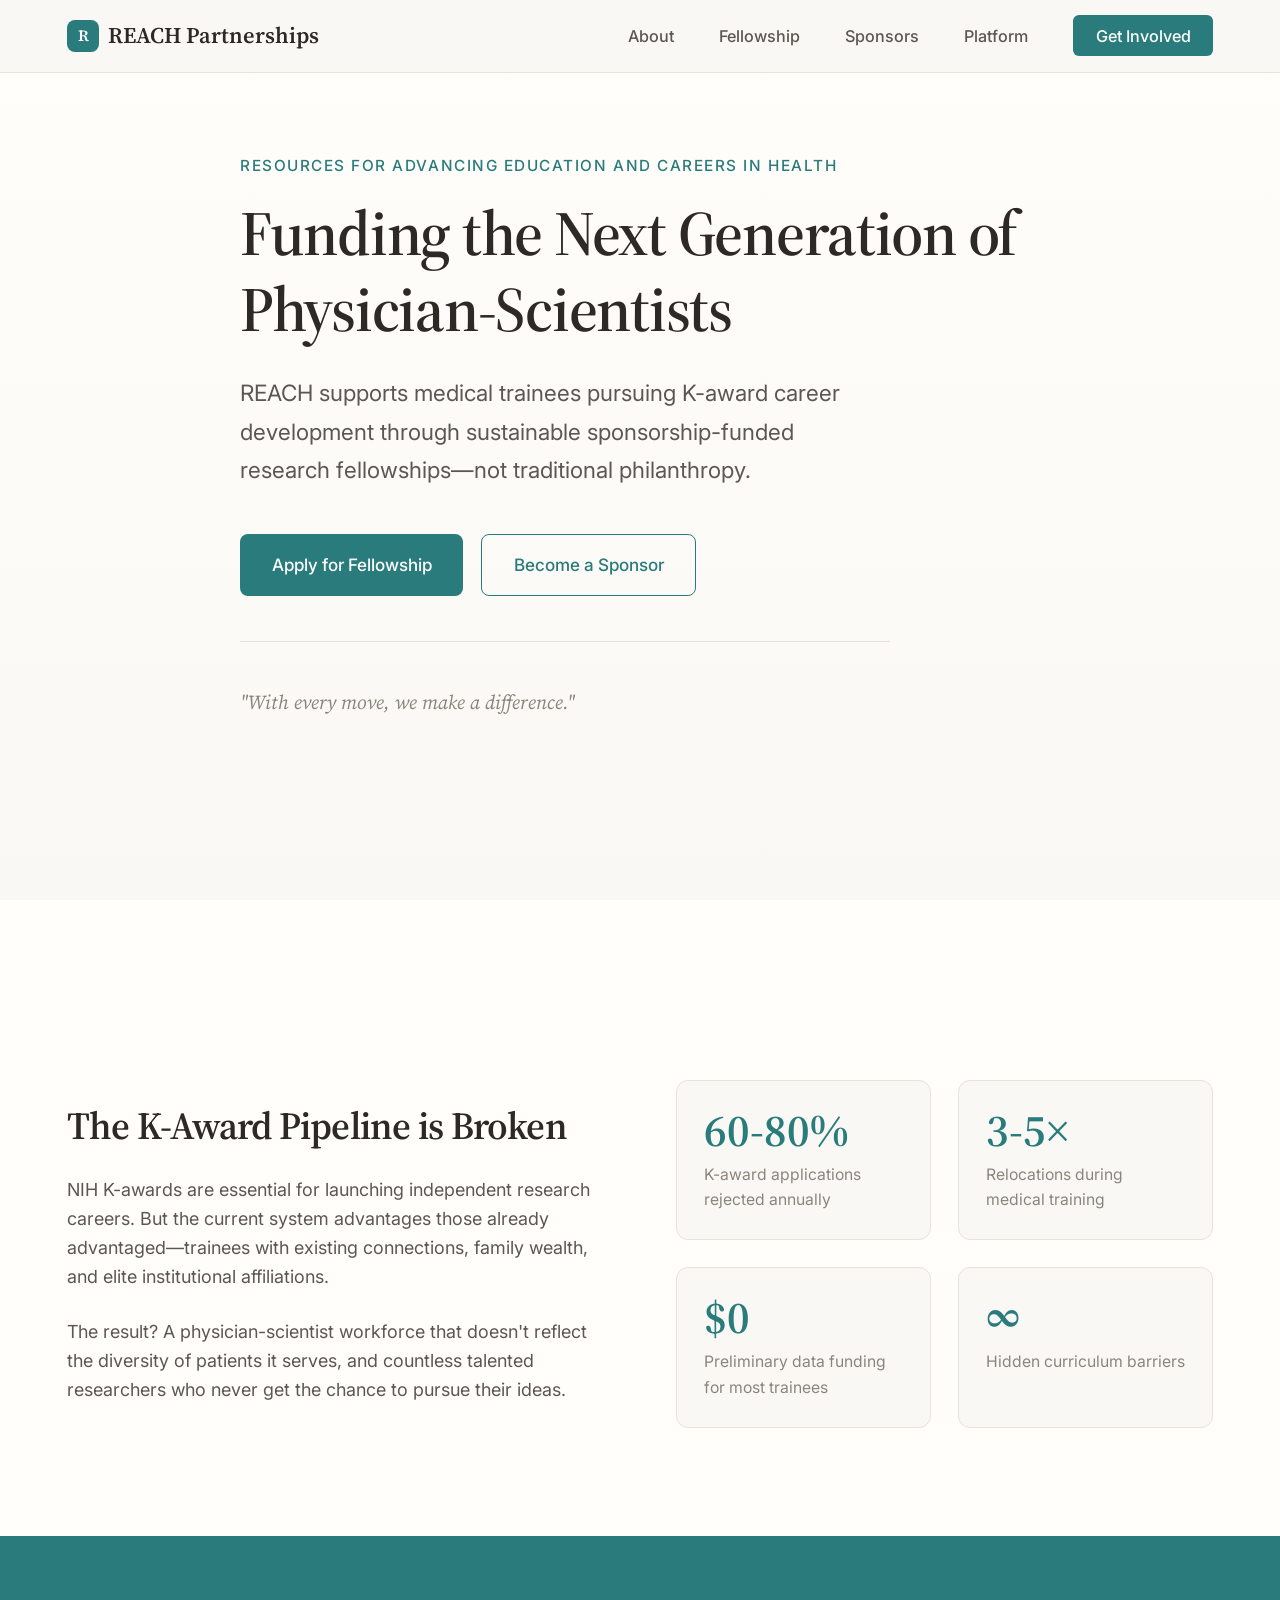
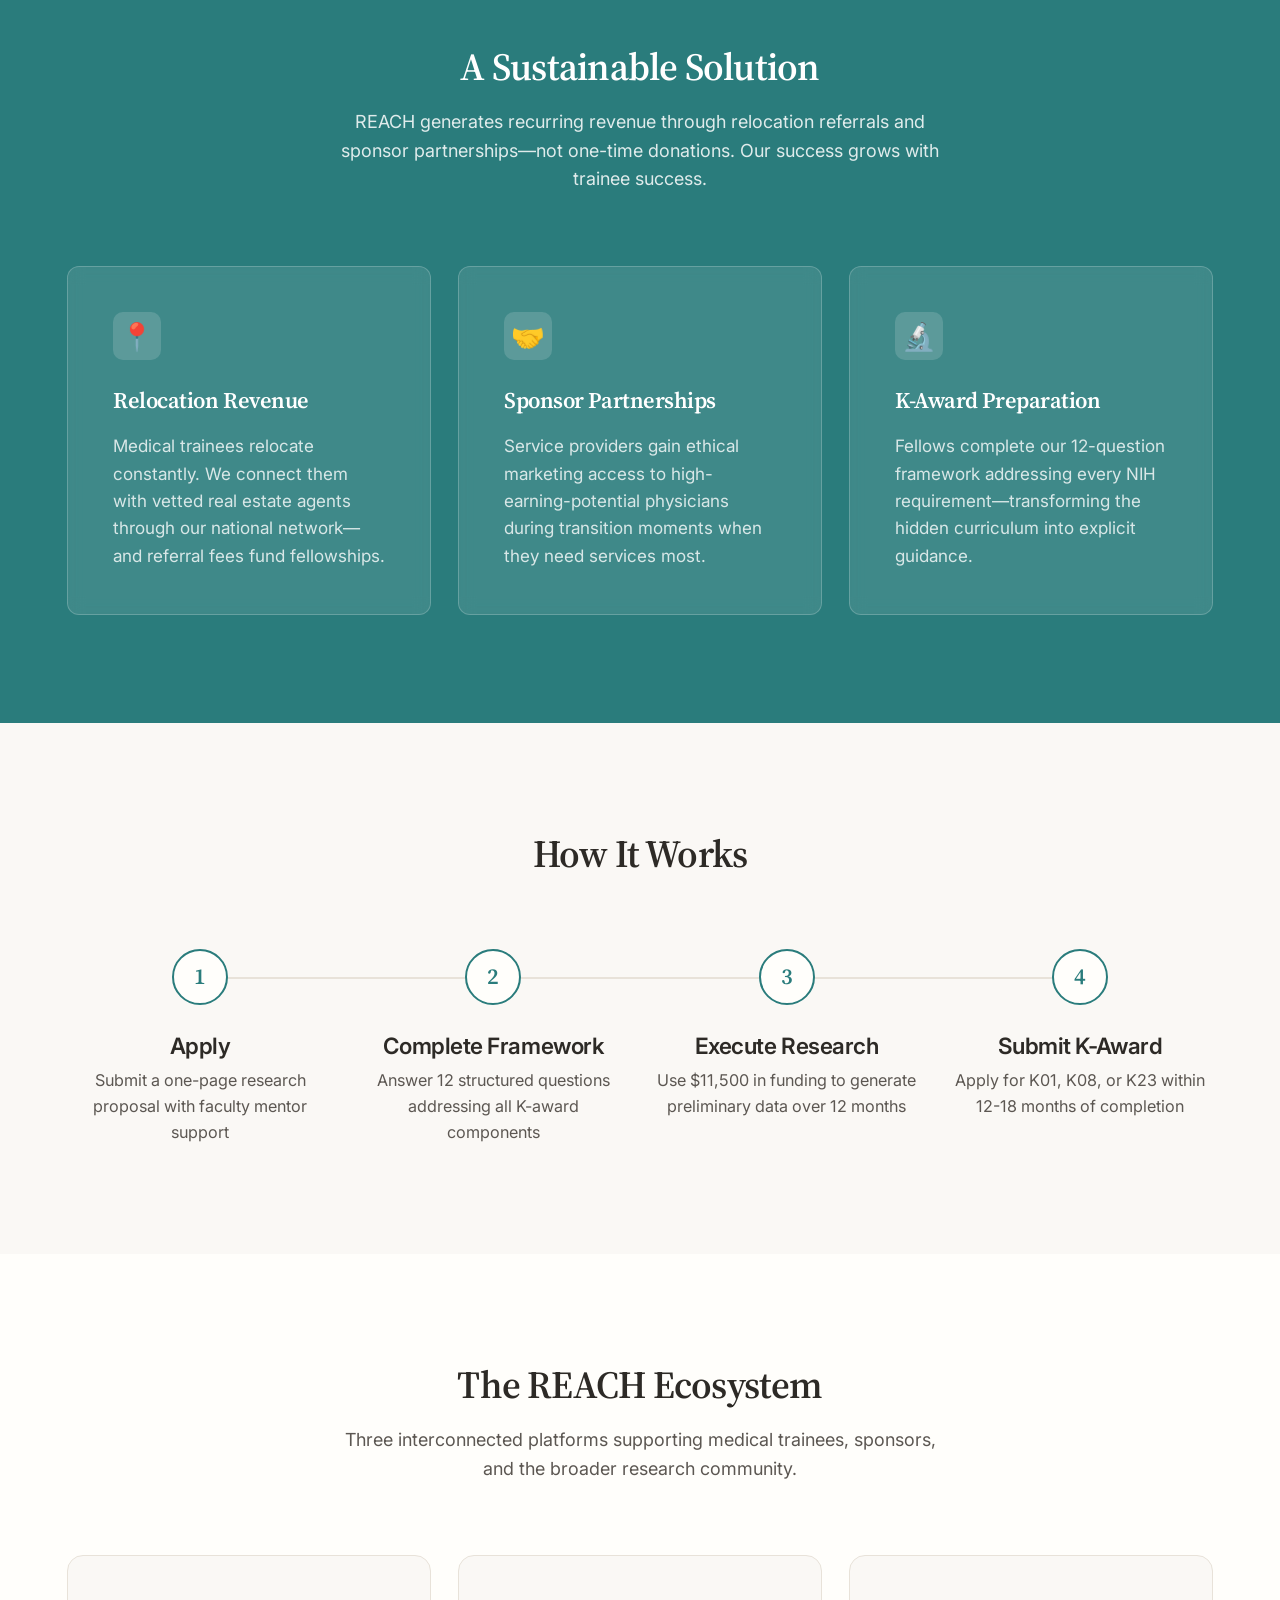
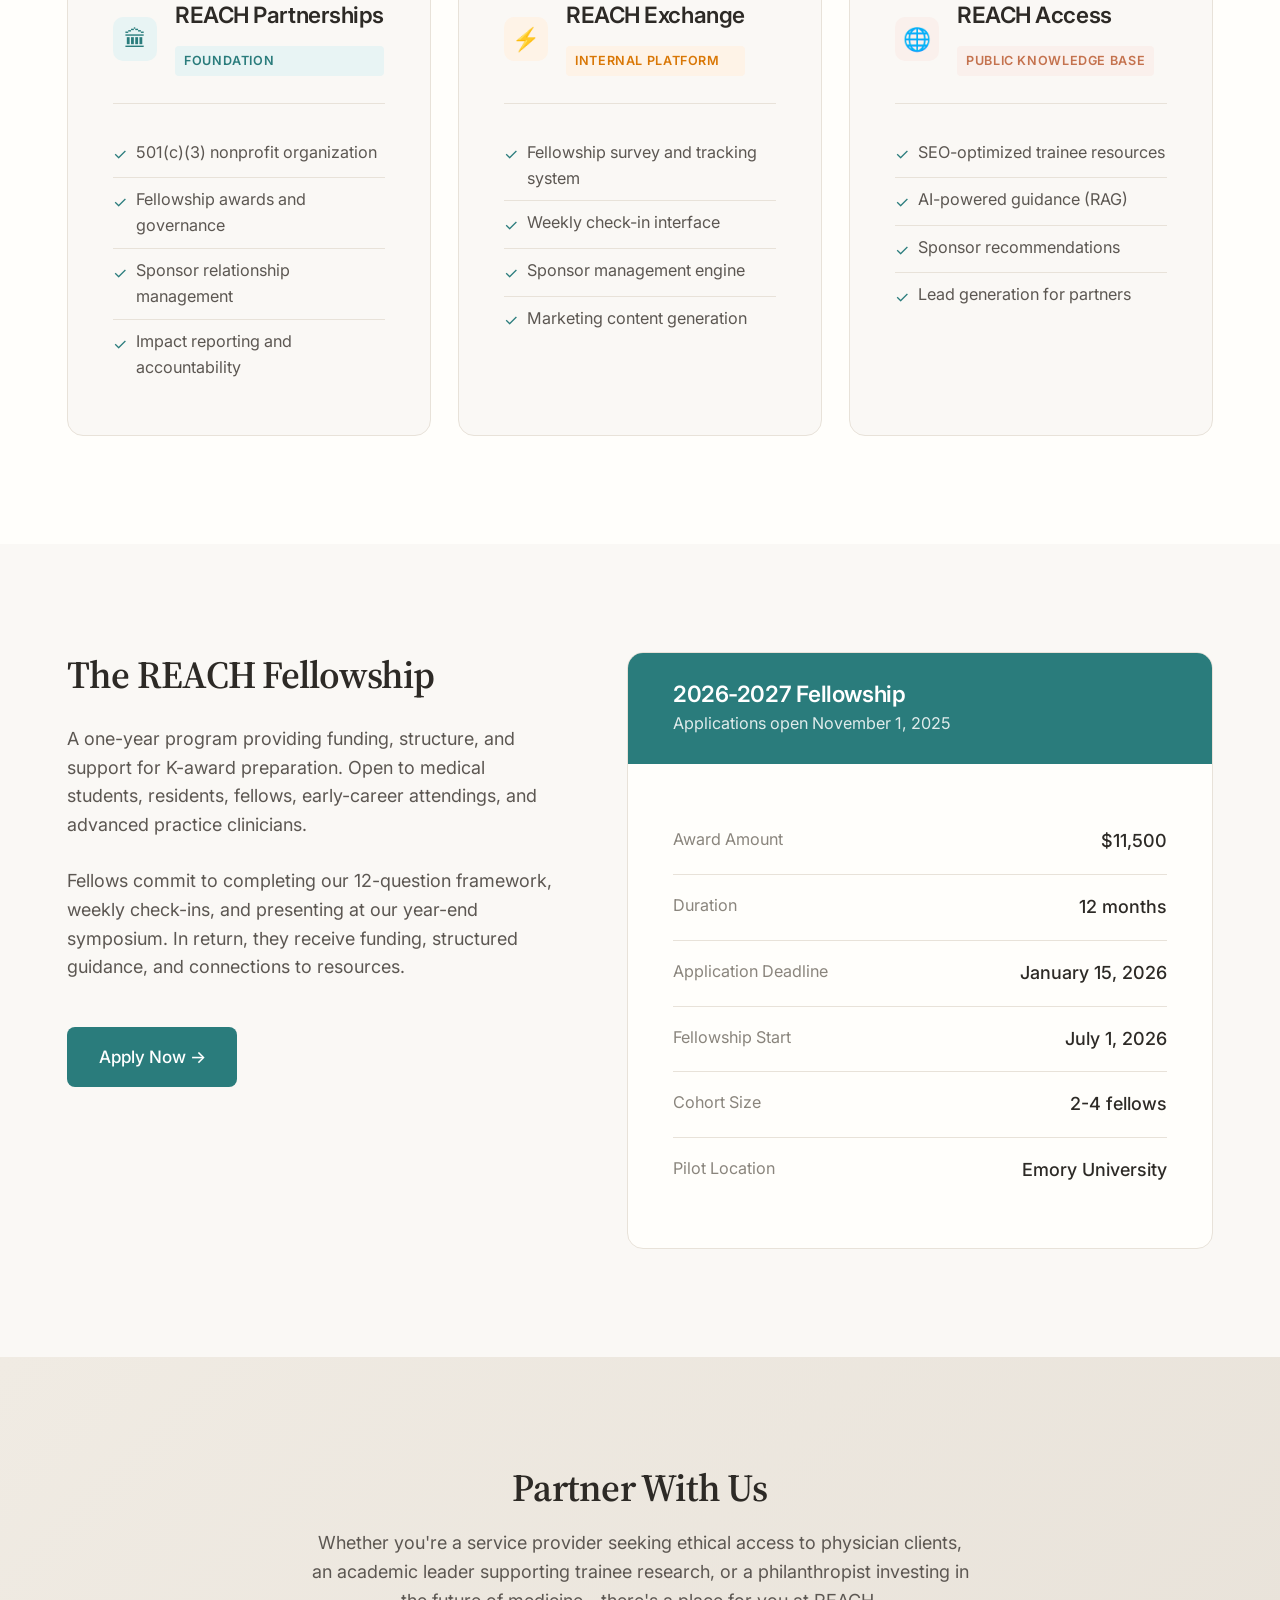
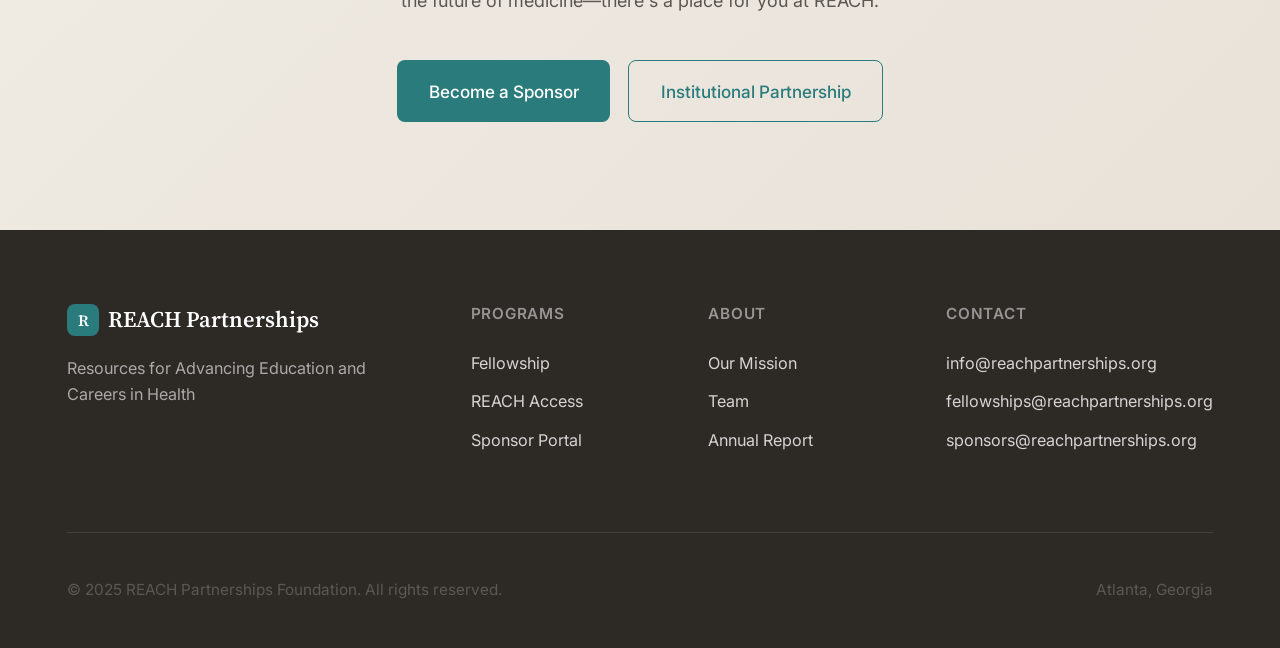
<file: reach-website.html>
<!DOCTYPE html>
<html lang="en">
<head>
    <meta charset="UTF-8">
    <meta name="viewport" content="width=device-width, initial-scale=1.0">
    <title>REACH Partnerships Foundation</title>
    <link rel="preconnect" href="https://fonts.googleapis.com">
    <link rel="preconnect" href="https://fonts.gstatic.com" crossorigin>
    <link href="https://fonts.googleapis.com/css2?family=Source+Serif+4:opsz,wght@8..60,400;8..60,600&family=Inter:wght@400;500;600&display=swap" rel="stylesheet">
    <style>
        :root {
            --color-cream: #FAF8F5;
            --color-warm-white: #FFFEFB;
            --color-sand: #F0EBE3;
            --color-stone: #E8E2D9;
            --color-text: #2D2A26;
            --color-text-secondary: #5C5752;
            --color-text-muted: #8A857D;
            --color-teal: #2A7C7C;
            --color-teal-dark: #1E5F5F;
            --color-teal-light: #E8F4F4;
            --color-terracotta: #C4724E;
            --color-terracotta-light: #FAF0EC;
            
            --font-serif: 'Source Serif 4', Georgia, serif;
            --font-sans: 'Inter', -apple-system, BlinkMacSystemFont, sans-serif;
            
            --space-xs: 0.5rem;
            --space-sm: 1rem;
            --space-md: 1.5rem;
            --space-lg: 2.5rem;
            --space-xl: 4rem;
            --space-2xl: 6rem;
            
            --max-width: 1200px;
            --max-width-narrow: 720px;
        }
        
        * {
            margin: 0;
            padding: 0;
            box-sizing: border-box;
        }
        
        html {
            font-size: 18px;
            scroll-behavior: smooth;
        }
        
        body {
            font-family: var(--font-sans);
            font-weight: 400;
            line-height: 1.6;
            color: var(--color-text);
            background-color: var(--color-cream);
            -webkit-font-smoothing: antialiased;
        }
        
        /* Typography */
        h1, h2, h3 {
            font-family: var(--font-serif);
            font-weight: 600;
            line-height: 1.2;
            letter-spacing: -0.02em;
        }
        
        h1 {
            font-size: clamp(2.5rem, 5vw, 3.5rem);
            color: var(--color-text);
        }
        
        h2 {
            font-size: clamp(1.75rem, 3vw, 2.25rem);
            color: var(--color-text);
            margin-bottom: var(--space-md);
        }
        
        h3 {
            font-size: 1.25rem;
            color: var(--color-text);
            margin-bottom: var(--space-sm);
        }
        
        p {
            color: var(--color-text-secondary);
            max-width: 65ch;
        }
        
        /* Layout */
        .container {
            max-width: var(--max-width);
            margin: 0 auto;
            padding: 0 var(--space-md);
        }
        
        .container--narrow {
            max-width: var(--max-width-narrow);
        }
        
        section {
            padding: var(--space-2xl) 0;
        }
        
        /* Navigation */
        nav {
            position: fixed;
            top: 0;
            left: 0;
            right: 0;
            z-index: 100;
            background: rgba(250, 248, 245, 0.92);
            backdrop-filter: blur(12px);
            border-bottom: 1px solid var(--color-stone);
        }
        
        .nav-inner {
            display: flex;
            justify-content: space-between;
            align-items: center;
            padding: var(--space-sm) var(--space-md);
            max-width: var(--max-width);
            margin: 0 auto;
        }
        
        .logo {
            font-family: var(--font-serif);
            font-size: 1.25rem;
            font-weight: 600;
            color: var(--color-text);
            text-decoration: none;
            display: flex;
            align-items: center;
            gap: var(--space-xs);
        }
        
        .logo-mark {
            width: 32px;
            height: 32px;
            background: var(--color-teal);
            border-radius: 8px;
            display: flex;
            align-items: center;
            justify-content: center;
            color: white;
            font-size: 0.875rem;
            font-weight: 600;
        }
        
        .nav-links {
            display: flex;
            gap: var(--space-lg);
            list-style: none;
        }
        
        .nav-links a {
            font-size: 0.9rem;
            font-weight: 500;
            color: var(--color-text-secondary);
            text-decoration: none;
            transition: color 0.2s ease;
        }
        
        .nav-links a:hover {
            color: var(--color-teal);
        }
        
        .nav-cta {
            background: var(--color-teal);
            color: white !important;
            padding: 0.6rem 1.25rem;
            border-radius: 6px;
            transition: background 0.2s ease !important;
        }
        
        .nav-cta:hover {
            background: var(--color-teal-dark) !important;
        }
        
        /* Hero */
        .hero {
            min-height: 100vh;
            display: flex;
            align-items: center;
            padding-top: 80px;
            background: linear-gradient(180deg, var(--color-warm-white) 0%, var(--color-cream) 100%);
        }
        
        .hero-content {
            max-width: 800px;
        }
        
        .hero-eyebrow {
            font-size: 0.85rem;
            font-weight: 500;
            text-transform: uppercase;
            letter-spacing: 0.1em;
            color: var(--color-teal);
            margin-bottom: var(--space-sm);
        }
        
        .hero h1 {
            margin-bottom: var(--space-md);
        }
        
        .hero-subtitle {
            font-size: 1.25rem;
            line-height: 1.7;
            color: var(--color-text-secondary);
            margin-bottom: var(--space-lg);
            max-width: 600px;
        }
        
        .tagline {
            font-family: var(--font-serif);
            font-style: italic;
            font-size: 1.1rem;
            color: var(--color-text-muted);
            margin-top: var(--space-lg);
            padding-top: var(--space-lg);
            border-top: 1px solid var(--color-stone);
        }
        
        /* Buttons */
        .btn {
            display: inline-flex;
            align-items: center;
            gap: 0.5rem;
            padding: 0.9rem 1.75rem;
            font-family: var(--font-sans);
            font-size: 0.95rem;
            font-weight: 500;
            text-decoration: none;
            border-radius: 8px;
            transition: all 0.2s ease;
            cursor: pointer;
            border: none;
        }
        
        .btn--primary {
            background: var(--color-teal);
            color: white;
        }
        
        .btn--primary:hover {
            background: var(--color-teal-dark);
            transform: translateY(-1px);
        }
        
        .btn--secondary {
            background: transparent;
            color: var(--color-teal);
            border: 1.5px solid var(--color-teal);
        }
        
        .btn--secondary:hover {
            background: var(--color-teal-light);
        }
        
        .btn-group {
            display: flex;
            gap: var(--space-sm);
            flex-wrap: wrap;
        }
        
        /* Problem Section */
        .problem {
            background: var(--color-warm-white);
        }
        
        .problem-grid {
            display: grid;
            grid-template-columns: 1fr 1fr;
            gap: var(--space-xl);
            align-items: center;
            margin-top: var(--space-xl);
        }
        
        .problem-text h2 {
            margin-bottom: var(--space-md);
        }
        
        .problem-stats {
            display: grid;
            grid-template-columns: 1fr 1fr;
            gap: var(--space-md);
        }
        
        .stat-card {
            background: var(--color-cream);
            padding: var(--space-md);
            border-radius: 12px;
            border: 1px solid var(--color-stone);
        }
        
        .stat-number {
            font-family: var(--font-serif);
            font-size: 2.5rem;
            font-weight: 600;
            color: var(--color-teal);
            line-height: 1;
            margin-bottom: var(--space-xs);
        }
        
        .stat-label {
            font-size: 0.875rem;
            color: var(--color-text-muted);
        }
        
        /* Solution Section */
        .solution {
            background: var(--color-teal);
            color: white;
        }
        
        .solution h2 {
            color: white;
            text-align: center;
            margin-bottom: var(--space-sm);
        }
        
        .solution-intro {
            text-align: center;
            color: rgba(255,255,255,0.85);
            max-width: 600px;
            margin: 0 auto var(--space-xl);
        }
        
        .solution-cards {
            display: grid;
            grid-template-columns: repeat(3, 1fr);
            gap: var(--space-md);
        }
        
        .solution-card {
            background: rgba(255,255,255,0.1);
            border: 1px solid rgba(255,255,255,0.2);
            border-radius: 12px;
            padding: var(--space-lg);
            backdrop-filter: blur(8px);
        }
        
        .solution-card-icon {
            width: 48px;
            height: 48px;
            background: rgba(255,255,255,0.15);
            border-radius: 10px;
            display: flex;
            align-items: center;
            justify-content: center;
            margin-bottom: var(--space-md);
            font-size: 1.5rem;
        }
        
        .solution-card h3 {
            color: white;
            margin-bottom: var(--space-sm);
        }
        
        .solution-card p {
            color: rgba(255,255,255,0.8);
            font-size: 0.95rem;
        }
        
        /* How It Works */
        .how-it-works {
            background: var(--color-cream);
        }
        
        .how-it-works h2 {
            text-align: center;
            margin-bottom: var(--space-xl);
        }
        
        .process-steps {
            display: grid;
            grid-template-columns: repeat(4, 1fr);
            gap: var(--space-md);
            position: relative;
        }
        
        .process-steps::before {
            content: '';
            position: absolute;
            top: 28px;
            left: 12.5%;
            right: 12.5%;
            height: 2px;
            background: var(--color-stone);
            z-index: 0;
        }
        
        .step {
            text-align: center;
            position: relative;
            z-index: 1;
        }
        
        .step-number {
            width: 56px;
            height: 56px;
            background: var(--color-warm-white);
            border: 2px solid var(--color-teal);
            border-radius: 50%;
            display: flex;
            align-items: center;
            justify-content: center;
            margin: 0 auto var(--space-md);
            font-family: var(--font-serif);
            font-size: 1.25rem;
            font-weight: 600;
            color: var(--color-teal);
        }
        
        .step h3 {
            font-family: var(--font-sans);
            font-weight: 600;
            margin-bottom: var(--space-xs);
        }
        
        .step p {
            font-size: 0.9rem;
            margin: 0 auto;
        }
        
        /* Ecosystem */
        .ecosystem {
            background: var(--color-warm-white);
        }
        
        .ecosystem h2 {
            text-align: center;
            margin-bottom: var(--space-sm);
        }
        
        .ecosystem-intro {
            text-align: center;
            max-width: 600px;
            margin: 0 auto var(--space-xl);
        }
        
        .ecosystem-grid {
            display: grid;
            grid-template-columns: repeat(3, 1fr);
            gap: var(--space-md);
        }
        
        .eco-card {
            background: var(--color-cream);
            border: 1px solid var(--color-stone);
            border-radius: 16px;
            padding: var(--space-lg);
            transition: all 0.3s ease;
        }
        
        .eco-card:hover {
            transform: translateY(-4px);
            box-shadow: 0 12px 40px rgba(0,0,0,0.08);
        }
        
        .eco-card-header {
            display: flex;
            align-items: center;
            gap: var(--space-sm);
            margin-bottom: var(--space-md);
            padding-bottom: var(--space-md);
            border-bottom: 1px solid var(--color-stone);
        }
        
        .eco-icon {
            width: 44px;
            height: 44px;
            border-radius: 10px;
            display: flex;
            align-items: center;
            justify-content: center;
            font-size: 1.25rem;
        }
        
        .eco-card--foundation .eco-icon {
            background: var(--color-teal-light);
            color: var(--color-teal);
        }
        
        .eco-card--exchange .eco-icon {
            background: #FEF3E7;
            color: #D97706;
        }
        
        .eco-card--access .eco-icon {
            background: var(--color-terracotta-light);
            color: var(--color-terracotta);
        }
        
        .eco-card h3 {
            font-family: var(--font-sans);
            font-weight: 600;
        }
        
        .eco-badge {
            font-size: 0.7rem;
            font-weight: 600;
            text-transform: uppercase;
            letter-spacing: 0.05em;
            padding: 0.25rem 0.5rem;
            border-radius: 4px;
            margin-top: 0.25rem;
        }
        
        .eco-card--foundation .eco-badge {
            background: var(--color-teal-light);
            color: var(--color-teal);
        }
        
        .eco-card--exchange .eco-badge {
            background: #FEF3E7;
            color: #D97706;
        }
        
        .eco-card--access .eco-badge {
            background: var(--color-terracotta-light);
            color: var(--color-terracotta);
        }
        
        .eco-features {
            list-style: none;
        }
        
        .eco-features li {
            font-size: 0.9rem;
            color: var(--color-text-secondary);
            padding: 0.5rem 0;
            border-bottom: 1px solid var(--color-stone);
            display: flex;
            align-items: flex-start;
            gap: 0.5rem;
        }
        
        .eco-features li:last-child {
            border-bottom: none;
        }
        
        .eco-features .check {
            color: var(--color-teal);
            flex-shrink: 0;
            margin-top: 0.15rem;
        }
        
        /* Fellowship Section */
        .fellowship {
            background: var(--color-cream);
        }
        
        .fellowship-grid {
            display: grid;
            grid-template-columns: 1fr 1.2fr;
            gap: var(--space-xl);
            align-items: start;
        }
        
        .fellowship-info h2 {
            margin-bottom: var(--space-md);
        }
        
        .fellowship-details {
            background: var(--color-warm-white);
            border: 1px solid var(--color-stone);
            border-radius: 16px;
            overflow: hidden;
        }
        
        .fellowship-header {
            background: var(--color-teal);
            color: white;
            padding: var(--space-md) var(--space-lg);
        }
        
        .fellowship-header h3 {
            color: white;
            font-family: var(--font-sans);
            margin-bottom: 0.25rem;
        }
        
        .fellowship-header p {
            color: rgba(255,255,255,0.85);
            font-size: 0.9rem;
        }
        
        .fellowship-body {
            padding: var(--space-lg);
        }
        
        .fellowship-row {
            display: flex;
            justify-content: space-between;
            padding: var(--space-sm) 0;
            border-bottom: 1px solid var(--color-stone);
        }
        
        .fellowship-row:last-child {
            border-bottom: none;
        }
        
        .fellowship-label {
            font-size: 0.9rem;
            color: var(--color-text-muted);
        }
        
        .fellowship-value {
            font-weight: 500;
            color: var(--color-text);
        }
        
        /* CTA Section */
        .cta {
            background: linear-gradient(135deg, var(--color-sand) 0%, var(--color-stone) 100%);
            text-align: center;
        }
        
        .cta h2 {
            margin-bottom: var(--space-sm);
        }
        
        .cta p {
            margin: 0 auto var(--space-lg);
        }
        
        .cta .btn-group {
            justify-content: center;
        }
        
        /* Footer */
        footer {
            background: var(--color-text);
            color: white;
            padding: var(--space-xl) 0 var(--space-lg);
        }
        
        .footer-grid {
            display: grid;
            grid-template-columns: 2fr 1fr 1fr 1fr;
            gap: var(--space-xl);
            margin-bottom: var(--space-xl);
        }
        
        .footer-brand .logo {
            color: white;
            margin-bottom: var(--space-sm);
        }
        
        .footer-brand .logo-mark {
            background: var(--color-teal);
        }
        
        .footer-brand p {
            color: rgba(255,255,255,0.6);
            font-size: 0.9rem;
        }
        
        .footer-col h4 {
            font-family: var(--font-sans);
            font-size: 0.85rem;
            font-weight: 600;
            text-transform: uppercase;
            letter-spacing: 0.05em;
            color: rgba(255,255,255,0.5);
            margin-bottom: var(--space-sm);
        }
        
        .footer-col ul {
            list-style: none;
        }
        
        .footer-col a {
            color: rgba(255,255,255,0.8);
            text-decoration: none;
            font-size: 0.9rem;
            display: block;
            padding: 0.35rem 0;
            transition: color 0.2s ease;
        }
        
        .footer-col a:hover {
            color: white;
        }
        
        .footer-bottom {
            padding-top: var(--space-lg);
            border-top: 1px solid rgba(255,255,255,0.1);
            display: flex;
            justify-content: space-between;
            align-items: center;
            font-size: 0.85rem;
            color: rgba(255,255,255,0.5);
        }
        
        /* Responsive */
        @media (max-width: 1024px) {
            .problem-grid,
            .fellowship-grid {
                grid-template-columns: 1fr;
                gap: var(--space-lg);
            }
            
            .solution-cards,
            .ecosystem-grid {
                grid-template-columns: 1fr;
            }
            
            .process-steps {
                grid-template-columns: 1fr 1fr;
                gap: var(--space-lg);
            }
            
            .process-steps::before {
                display: none;
            }
            
            .footer-grid {
                grid-template-columns: 1fr 1fr;
            }
        }
        
        @media (max-width: 768px) {
            html {
                font-size: 16px;
            }
            
            .nav-links {
                display: none;
            }
            
            .process-steps {
                grid-template-columns: 1fr;
            }
            
            .problem-stats {
                grid-template-columns: 1fr;
            }
            
            .footer-grid {
                grid-template-columns: 1fr;
                gap: var(--space-lg);
            }
            
            .footer-bottom {
                flex-direction: column;
                gap: var(--space-sm);
                text-align: center;
            }
        }
    </style>
</head>
<body>
    <nav>
        <div class="nav-inner">
            <a href="#" class="logo">
                <span class="logo-mark">R</span>
                REACH Partnerships
            </a>
            <ul class="nav-links">
                <li><a href="#about">About</a></li>
                <li><a href="#fellowship">Fellowship</a></li>
                <li><a href="#sponsors">Sponsors</a></li>
                <li><a href="#ecosystem">Platform</a></li>
                <li><a href="#contact" class="nav-cta">Get Involved</a></li>
            </ul>
        </div>
    </nav>

    <section class="hero">
        <div class="container">
            <div class="hero-content">
                <p class="hero-eyebrow">Resources for Advancing Education and Careers in Health</p>
                <h1>Funding the Next Generation of Physician-Scientists</h1>
                <p class="hero-subtitle">
                    REACH supports medical trainees pursuing K-award career development through sustainable sponsorship-funded research fellowships—not traditional philanthropy.
                </p>
                <div class="btn-group">
                    <a href="#fellowship" class="btn btn--primary">Apply for Fellowship</a>
                    <a href="#sponsors" class="btn btn--secondary">Become a Sponsor</a>
                </div>
                <p class="tagline">"With every move, we make a difference."</p>
            </div>
        </div>
    </section>

    <section class="problem" id="about">
        <div class="container">
            <div class="problem-grid">
                <div class="problem-text">
                    <h2>The K-Award Pipeline is Broken</h2>
                    <p style="margin-bottom: var(--space-md);">
                        NIH K-awards are essential for launching independent research careers. But the current system advantages those already advantaged—trainees with existing connections, family wealth, and elite institutional affiliations.
                    </p>
                    <p>
                        The result? A physician-scientist workforce that doesn't reflect the diversity of patients it serves, and countless talented researchers who never get the chance to pursue their ideas.
                    </p>
                </div>
                <div class="problem-stats">
                    <div class="stat-card">
                        <div class="stat-number">60-80%</div>
                        <div class="stat-label">K-award applications rejected annually</div>
                    </div>
                    <div class="stat-card">
                        <div class="stat-number">3-5×</div>
                        <div class="stat-label">Relocations during medical training</div>
                    </div>
                    <div class="stat-card">
                        <div class="stat-number">$0</div>
                        <div class="stat-label">Preliminary data funding for most trainees</div>
                    </div>
                    <div class="stat-card">
                        <div class="stat-number">∞</div>
                        <div class="stat-label">Hidden curriculum barriers</div>
                    </div>
                </div>
            </div>
        </div>
    </section>

    <section class="solution">
        <div class="container">
            <h2>A Sustainable Solution</h2>
            <p class="solution-intro">
                REACH generates recurring revenue through relocation referrals and sponsor partnerships—not one-time donations. Our success grows with trainee success.
            </p>
            <div class="solution-cards">
                <div class="solution-card">
                    <div class="solution-card-icon">📍</div>
                    <h3>Relocation Revenue</h3>
                    <p>
                        Medical trainees relocate constantly. We connect them with vetted real estate agents through our national network—and referral fees fund fellowships.
                    </p>
                </div>
                <div class="solution-card">
                    <div class="solution-card-icon">🤝</div>
                    <h3>Sponsor Partnerships</h3>
                    <p>
                        Service providers gain ethical marketing access to high-earning-potential physicians during transition moments when they need services most.
                    </p>
                </div>
                <div class="solution-card">
                    <div class="solution-card-icon">🔬</div>
                    <h3>K-Award Preparation</h3>
                    <p>
                        Fellows complete our 12-question framework addressing every NIH requirement—transforming the hidden curriculum into explicit guidance.
                    </p>
                </div>
            </div>
        </div>
    </section>

    <section class="how-it-works">
        <div class="container">
            <h2>How It Works</h2>
            <div class="process-steps">
                <div class="step">
                    <div class="step-number">1</div>
                    <h3>Apply</h3>
                    <p>Submit a one-page research proposal with faculty mentor support</p>
                </div>
                <div class="step">
                    <div class="step-number">2</div>
                    <h3>Complete Framework</h3>
                    <p>Answer 12 structured questions addressing all K-award components</p>
                </div>
                <div class="step">
                    <div class="step-number">3</div>
                    <h3>Execute Research</h3>
                    <p>Use $11,500 in funding to generate preliminary data over 12 months</p>
                </div>
                <div class="step">
                    <div class="step-number">4</div>
                    <h3>Submit K-Award</h3>
                    <p>Apply for K01, K08, or K23 within 12-18 months of completion</p>
                </div>
            </div>
        </div>
    </section>

    <section class="ecosystem" id="ecosystem">
        <div class="container">
            <h2>The REACH Ecosystem</h2>
            <p class="ecosystem-intro">
                Three interconnected platforms supporting medical trainees, sponsors, and the broader research community.
            </p>
            <div class="ecosystem-grid">
                <div class="eco-card eco-card--foundation">
                    <div class="eco-card-header">
                        <div class="eco-icon">🏛</div>
                        <div>
                            <h3>REACH Partnerships</h3>
                            <div class="eco-badge">Foundation</div>
                        </div>
                    </div>
                    <ul class="eco-features">
                        <li><span class="check">✓</span> 501(c)(3) nonprofit organization</li>
                        <li><span class="check">✓</span> Fellowship awards and governance</li>
                        <li><span class="check">✓</span> Sponsor relationship management</li>
                        <li><span class="check">✓</span> Impact reporting and accountability</li>
                    </ul>
                </div>
                <div class="eco-card eco-card--exchange">
                    <div class="eco-card-header">
                        <div class="eco-icon">⚡</div>
                        <div>
                            <h3>REACH Exchange</h3>
                            <div class="eco-badge">Internal Platform</div>
                        </div>
                    </div>
                    <ul class="eco-features">
                        <li><span class="check">✓</span> Fellowship survey and tracking system</li>
                        <li><span class="check">✓</span> Weekly check-in interface</li>
                        <li><span class="check">✓</span> Sponsor management engine</li>
                        <li><span class="check">✓</span> Marketing content generation</li>
                    </ul>
                </div>
                <div class="eco-card eco-card--access">
                    <div class="eco-card-header">
                        <div class="eco-icon">🌐</div>
                        <div>
                            <h3>REACH Access</h3>
                            <div class="eco-badge">Public Knowledge Base</div>
                        </div>
                    </div>
                    <ul class="eco-features">
                        <li><span class="check">✓</span> SEO-optimized trainee resources</li>
                        <li><span class="check">✓</span> AI-powered guidance (RAG)</li>
                        <li><span class="check">✓</span> Sponsor recommendations</li>
                        <li><span class="check">✓</span> Lead generation for partners</li>
                    </ul>
                </div>
            </div>
        </div>
    </section>

    <section class="fellowship" id="fellowship">
        <div class="container">
            <div class="fellowship-grid">
                <div class="fellowship-info">
                    <h2>The REACH Fellowship</h2>
                    <p style="margin-bottom: var(--space-md);">
                        A one-year program providing funding, structure, and support for K-award preparation. Open to medical students, residents, fellows, early-career attendings, and advanced practice clinicians.
                    </p>
                    <p style="margin-bottom: var(--space-lg);">
                        Fellows commit to completing our 12-question framework, weekly check-ins, and presenting at our year-end symposium. In return, they receive funding, structured guidance, and connections to resources.
                    </p>
                    <a href="#" class="btn btn--primary">Apply Now →</a>
                </div>
                <div class="fellowship-details">
                    <div class="fellowship-header">
                        <h3>2026-2027 Fellowship</h3>
                        <p>Applications open November 1, 2025</p>
                    </div>
                    <div class="fellowship-body">
                        <div class="fellowship-row">
                            <span class="fellowship-label">Award Amount</span>
                            <span class="fellowship-value">$11,500</span>
                        </div>
                        <div class="fellowship-row">
                            <span class="fellowship-label">Duration</span>
                            <span class="fellowship-value">12 months</span>
                        </div>
                        <div class="fellowship-row">
                            <span class="fellowship-label">Application Deadline</span>
                            <span class="fellowship-value">January 15, 2026</span>
                        </div>
                        <div class="fellowship-row">
                            <span class="fellowship-label">Fellowship Start</span>
                            <span class="fellowship-value">July 1, 2026</span>
                        </div>
                        <div class="fellowship-row">
                            <span class="fellowship-label">Cohort Size</span>
                            <span class="fellowship-value">2-4 fellows</span>
                        </div>
                        <div class="fellowship-row">
                            <span class="fellowship-label">Pilot Location</span>
                            <span class="fellowship-value">Emory University</span>
                        </div>
                    </div>
                </div>
            </div>
        </div>
    </section>

    <section class="cta" id="sponsors">
        <div class="container container--narrow">
            <h2>Partner With Us</h2>
            <p>
                Whether you're a service provider seeking ethical access to physician clients, an academic leader supporting trainee research, or a philanthropist investing in the future of medicine—there's a place for you at REACH.
            </p>
            <div class="btn-group">
                <a href="#" class="btn btn--primary">Become a Sponsor</a>
                <a href="#" class="btn btn--secondary">Institutional Partnership</a>
            </div>
        </div>
    </section>

    <footer id="contact">
        <div class="container">
            <div class="footer-grid">
                <div class="footer-brand">
                    <a href="#" class="logo">
                        <span class="logo-mark">R</span>
                        REACH Partnerships
                    </a>
                    <p>Resources for Advancing Education and Careers in Health</p>
                </div>
                <div class="footer-col">
                    <h4>Programs</h4>
                    <ul>
                        <li><a href="#">Fellowship</a></li>
                        <li><a href="#">REACH Access</a></li>
                        <li><a href="#">Sponsor Portal</a></li>
                    </ul>
                </div>
                <div class="footer-col">
                    <h4>About</h4>
                    <ul>
                        <li><a href="#">Our Mission</a></li>
                        <li><a href="#">Team</a></li>
                        <li><a href="#">Annual Report</a></li>
                    </ul>
                </div>
                <div class="footer-col">
                    <h4>Contact</h4>
                    <ul>
                        <li><a href="mailto:info@reachpartnerships.org">info@reachpartnerships.org</a></li>
                        <li><a href="mailto:fellowships@reachpartnerships.org">fellowships@reachpartnerships.org</a></li>
                        <li><a href="mailto:sponsors@reachpartnerships.org">sponsors@reachpartnerships.org</a></li>
                    </ul>
                </div>
            </div>
            <div class="footer-bottom">
                <p>© 2025 REACH Partnerships Foundation. All rights reserved.</p>
                <p>Atlanta, Georgia</p>
            </div>
        </div>
    </footer>
</body>
</html>
</file>
